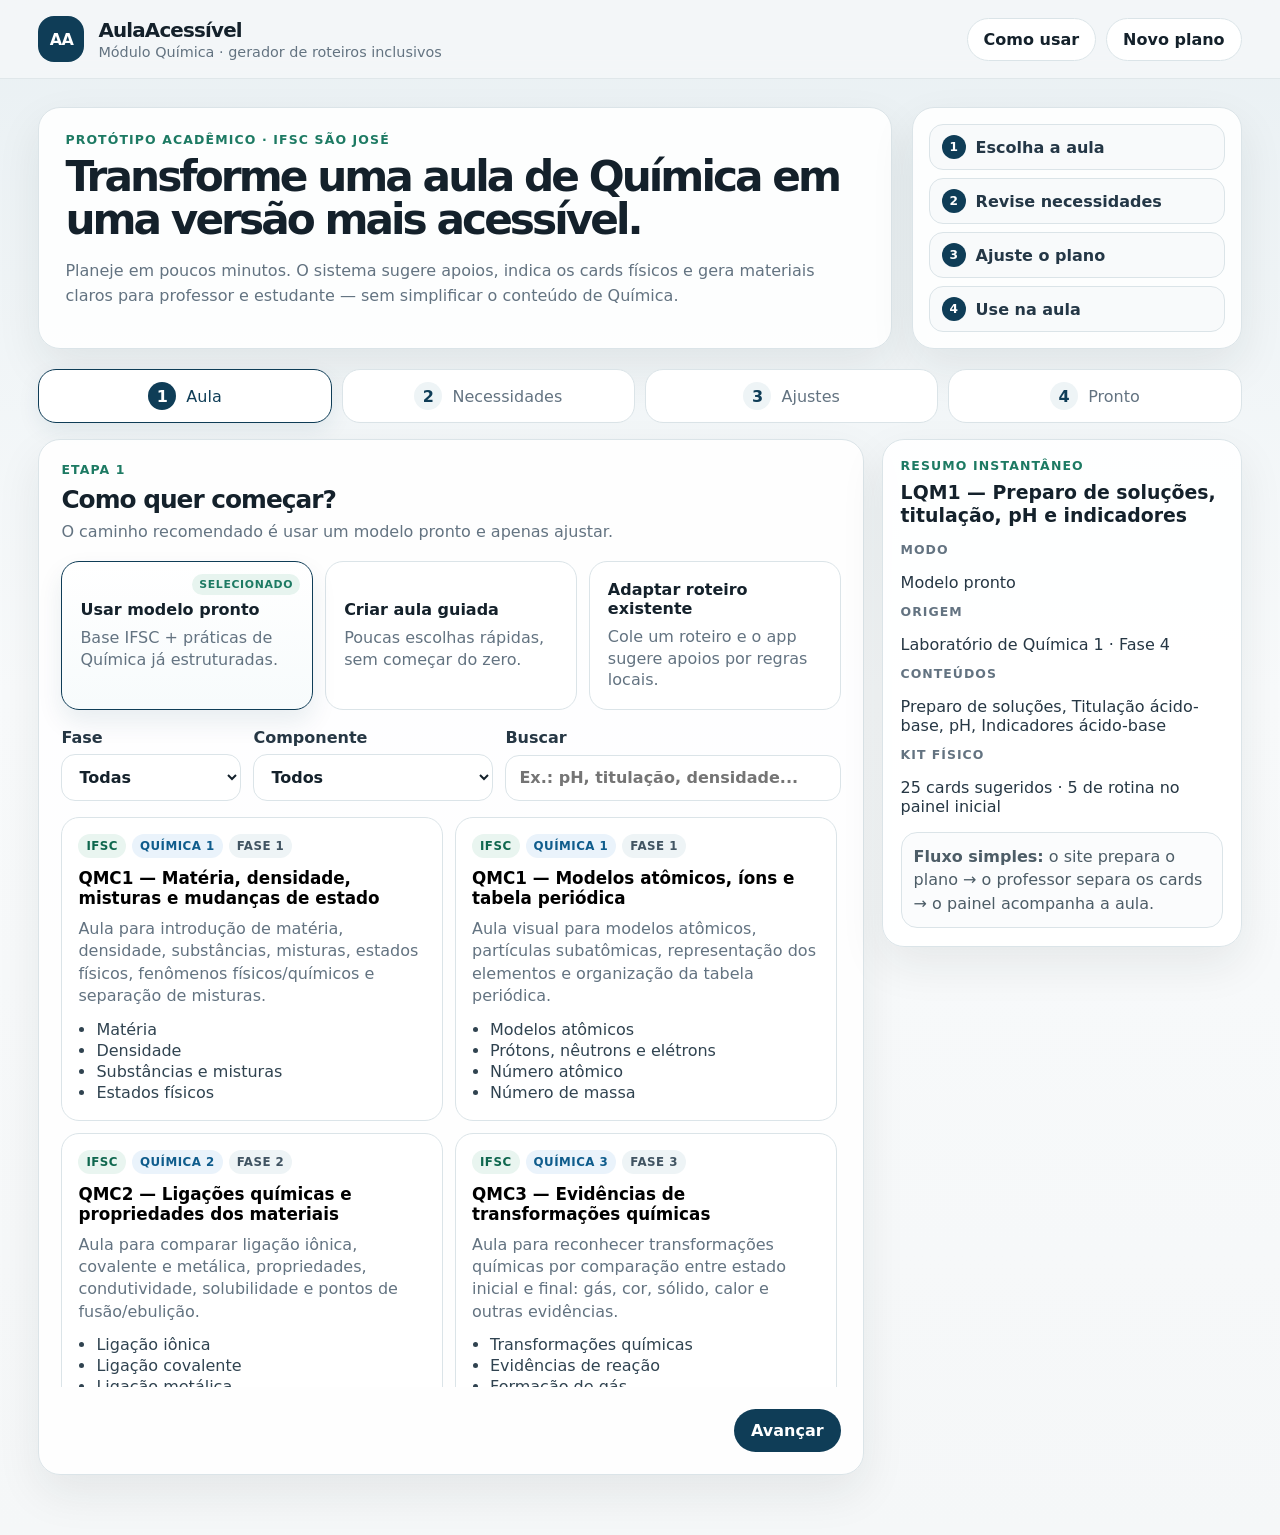
<file: index.html>
<!doctype html>
<html lang="pt-BR">
<head>
  <meta charset="utf-8" />
  <meta name="viewport" content="width=device-width, initial-scale=1" />
  <meta name="theme-color" content="#0f3d57" />
  <title>AulaAcessível — Módulo Química</title>
  <link rel="manifest" href="manifest.json" />
  <link rel="icon" href="assets/icon.svg" type="image/svg+xml" />
  <link rel="stylesheet" href="styles.css" />
</head>
<body>
  <a class="skip-link" href="#app">Pular para o app</a>
  <header class="topbar">
    <div class="brand">
      <div class="brand-mark" aria-hidden="true">AA</div>
      <div>
        <h1>AulaAcessível</h1>
        <p>Módulo Química · gerador de roteiros inclusivos</p>
      </div>
    </div>
    <div class="top-actions">
      <button class="ghost" id="btnHelp" type="button">Como usar</button>
      <button class="ghost" id="btnReset" type="button">Novo plano</button>
    </div>
  </header>

  <main id="app" class="app-shell">
    <section class="hero" aria-labelledby="hero-title">
      <div>
        <p class="eyebrow">Protótipo acadêmico · IFSC São José</p>
        <h2 id="hero-title">Transforme uma aula de Química em uma versão mais acessível.</h2>
        <p class="hero-text">Planeje em poucos minutos. O sistema sugere apoios, indica os cards físicos e gera materiais claros para professor e estudante — sem simplificar o conteúdo de Química.</p>
      </div>
      <div class="hero-card" aria-label="Fluxo do app">
        <span><b>1</b> Escolha a aula</span>
        <span><b>2</b> Revise necessidades</span>
        <span><b>3</b> Ajuste o plano</span>
        <span><b>4</b> Use na aula</span>
      </div>
    </section>

    <nav class="steps" aria-label="Etapas do planejamento">
      <button class="step active" data-step="1" type="button"><b>1</b><span>Aula</span></button>
      <button class="step" data-step="2" type="button"><b>2</b><span>Necessidades</span></button>
      <button class="step" data-step="3" type="button"><b>3</b><span>Ajustes</span></button>
      <button class="step" data-step="4" type="button"><b>4</b><span>Pronto</span></button>
    </nav>

    <div class="workspace">
      <section class="stage-panel" aria-live="polite">
        <div class="stage visible" id="stage1">
          <div class="section-title">
            <div>
              <p class="eyebrow">Etapa 1</p>
              <h3>Como quer começar?</h3>
              <p>O caminho recomendado é usar um modelo pronto e apenas ajustar.</p>
            </div>
          </div>

          <div class="mode-grid" role="tablist" aria-label="Modos de criação">
            <button class="mode-card active" data-mode="model" type="button">
              <strong>Usar modelo pronto</strong>
              <span>Base IFSC + práticas de Química já estruturadas.</span>
            </button>
            <button class="mode-card" data-mode="guided" type="button">
              <strong>Criar aula guiada</strong>
              <span>Poucas escolhas rápidas, sem começar do zero.</span>
            </button>
            <button class="mode-card" data-mode="adapt" type="button">
              <strong>Adaptar roteiro existente</strong>
              <span>Cole um roteiro e o app sugere apoios por regras locais.</span>
            </button>
          </div>

          <div class="mode-panel show" id="mode-model">
            <div class="filters">
              <label>Fase
                <select id="filterPhase">
                  <option value="all">Todas</option>
                  <option value="1">Fase 1</option>
                  <option value="2">Fase 2</option>
                  <option value="3">Fase 3</option>
                  <option value="4">Fase 4</option>
                  <option value="5">Fase 5</option>
                  <option value="6">Fase 6</option>
                </select>
              </label>
              <label>Componente
                <select id="filterComponent">
                  <option value="all">Todos</option>
                </select>
              </label>
              <label>Buscar
                <input id="searchModel" type="search" placeholder="Ex.: pH, titulação, densidade..." />
              </label>
            </div>
            <div class="model-grid" id="modelGrid" aria-label="Modelos prontos"></div>
          </div>

          <div class="mode-panel" id="mode-guided">
            <div class="guided-layout">
              <label class="full">Título da aula
                <input id="guidedTitle" type="text" placeholder="Ex.: Misturas homogêneas e heterogêneas" />
              </label>
              <div>
                <h4>Tipo de aula</h4>
                <div class="chip-box" id="guidedTypes"></div>
              </div>
              <div>
                <h4>Conteúdos</h4>
                <div class="chip-box" id="guidedContents"></div>
              </div>
              <div>
                <h4>O que os alunos farão?</h4>
                <div class="chip-box" id="guidedActions"></div>
              </div>
              <div>
                <h4>Materiais ou fenômenos</h4>
                <div class="chip-box" id="guidedMaterials"></div>
              </div>
            </div>
          </div>

          <div class="mode-panel" id="mode-adapt">
            <label class="full">Cole aqui o roteiro, plano ou ideia da aula
              <textarea id="adaptText" rows="10" placeholder="Ex.: Objetivo: preparar uma solução de NaCl. Materiais: balança, béquer, bastão de vidro, sal, água. Procedimento: pesar, dissolver, transferir para balão volumétrico, completar volume e homogeneizar."></textarea>
            </label>
            <div class="adapt-actions">
              <button class="primary" id="btnAnalyzeText" type="button">Analisar roteiro</button>
              <p>O app procura palavras-chave e monta um rascunho. Não usa internet nem IA externa.</p>
            </div>
          </div>
        </div>

        <div class="stage" id="stage2">
          <div class="section-title">
            <div>
              <p class="eyebrow">Etapa 2</p>
              <h3>O que pode dificultar esta aula?</h3>
              <p>As sugestões já vêm marcadas. Revise somente o que fizer sentido para sua turma.</p>
            </div>
            <button class="ghost" id="btnAutoBarriers" type="button">Recarregar sugestões</button>
          </div>

          <div class="support-level">
            <label>Nível de apoio desejado
              <select id="supportLevel">
                <option value="universal">Universal — para a turma toda</option>
                <option value="moderado">Moderado — turma + alunos com necessidade de apoio</option>
                <option value="intenso">Intenso — mais previsibilidade e comunicação</option>
              </select>
            </label>
          </div>

          <div class="barrier-grid" id="barrierGrid"></div>
        </div>

        <div class="stage" id="stage3">
          <div class="section-title">
            <div>
              <p class="eyebrow">Etapa 3</p>
              <h3>Revise o plano gerado</h3>
              <p>O essencial já está pronto. Abra apenas as partes que quiser modificar.</p>
            </div>
            <button class="primary" id="btnGenerate" type="button">Gerar apoios</button>
          </div>

          <div class="editor-core">
            <label>Título da aula
              <input id="planTitle" type="text" />
            </label>
            <label>Objetivo de aprendizagem
              <input id="planGoal" type="text" />
            </label>
          </div>

          <div class="edit-section featured-edit">
            <div class="edit-head">
              <div>
                <span class="edit-kicker">Principal</span>
                <h4>Trilha visual da aula</h4>
                <p>Uma etapa por linha. O painel físico mostra até 5 cards por vez; os próximos entram conforme a aula avança.</p>
              </div>
            </div>
            <textarea id="editTrail" rows="7"></textarea>
          </div>

          <div class="edit-accordions">
            <details open>
              <summary><span>Segurança e avisos sensoriais</span><small>ajuste se necessário</small></summary>
              <div class="editor-grid compact-editors">
                <label>Segurança <small>uma orientação por linha</small><textarea id="editSafety" rows="6"></textarea></label>
                <label>Avisos sensoriais <small>uma orientação por linha</small><textarea id="editSensory" rows="6"></textarea></label>
              </div>
            </details>
            <details>
              <summary><span>Comunicação e participação</span><small>opções acessíveis</small></summary>
              <label class="detail-field">Comunicação <small>uma opção por linha</small><textarea id="editCommunication" rows="6"></textarea></label>
            </details>
            <details>
              <summary><span>Material do aluno e avaliação</span><small>para impressão</small></summary>
              <div class="editor-grid compact-editors">
                <label>Roteiro do aluno <small>uma ação por linha</small><textarea id="editStudent" rows="7"></textarea></label>
                <label>Avaliação alternativa <small>uma possibilidade por linha</small><textarea id="editAssessment" rows="7"></textarea></label>
              </div>
            </details>
          </div>
        </div>

        <div class="stage" id="stage4">
          <div class="section-title">
            <div>
              <p class="eyebrow">Etapa 4</p>
              <h3>Plano pronto para usar</h3>
              <p>Projete, imprima o material do aluno ou confira exatamente quais cards físicos separar.</p>
            </div>
          </div>

          <div class="use-actions main-use-actions">
            <button class="primary" id="btnProject" type="button">Projetar para a turma</button>
            <button class="student-action" id="btnPrintStudent" type="button">Imprimir roteiro do aluno</button>
            <button class="ghost" id="btnPrint" type="button">Imprimir tela atual</button>
          </div>
          <details class="secondary-actions">
            <summary>Salvar, copiar ou carregar plano</summary>
            <div class="use-actions">
              <button class="ghost" id="btnCopy" type="button">Copiar texto</button>
              <button class="ghost" id="btnExportTxt" type="button">Exportar .txt</button>
              <button class="ghost" id="btnSaveJson" type="button">Salvar .json</button>
              <label class="file-label">Carregar .json
                <input id="loadJson" type="file" accept="application/json" />
              </label>
            </div>
          </details>

          <div class="tabs" role="tablist" aria-label="Saídas do plano">
            <button class="tab active" data-tab="panel" type="button">Visão da aula</button>
            <button class="tab" data-tab="cards" type="button">Kit físico</button>
            <button class="tab" data-tab="student" type="button">Aluno</button>
            <button class="tab" data-tab="teacher" type="button">Professor</button>
            <button class="tab" data-tab="checklist" type="button">Checklist</button>
          </div>

          <article class="output" id="outputArea"></article>
        </div>

        <div class="nav-buttons">
          <button class="ghost" id="btnPrev" type="button">Voltar</button>
          <button class="primary" id="btnNext" type="button">Avançar</button>
        </div>
      </section>

      <aside class="summary-card" aria-label="Resumo do plano">
        <div class="summary-top">
          <p class="eyebrow">Resumo instantâneo</p>
          <strong id="summaryTitle">Nenhuma aula selecionada</strong>
        </div>
        <dl id="summaryList"></dl>
        <div class="mini-note">
          <b>Fluxo simples:</b> o site prepara o plano → o professor separa os cards → o painel acompanha a aula.
        </div>
      </aside>
    </div>
  </main>

  <dialog id="helpDialog" class="help-dialog">
    <div class="dialog-head">
      <h3>Como usar em 2 minutos</h3>
      <button class="icon-btn" id="btnCloseHelp" type="button" aria-label="Fechar">×</button>
    </div>
    <ol class="help-list">
      <li><b>Escolha a aula.</b> Um modelo pronto é o caminho mais rápido.</li>
      <li><b>Revise as necessidades.</b> As sugestões já aparecem selecionadas; altere somente o necessário.</li>
      <li><b>Confira o plano.</b> A trilha, segurança, avisos sensoriais, comunicação e avaliação já vêm organizados.</li>
      <li><b>Use na aula.</b> Separe os cards indicados. Mostre até 5 etapas por vez e substitua as concluídas conforme a aula avança.</li>
    </ol>
    <p class="soft-box"><b>Regra do projeto:</b> o professor não precisa preencher tudo. O sistema deve economizar tempo, reduzir decisões e mostrar somente o necessário.</p>
  </dialog>

  <dialog id="projectDialog" class="project-dialog">
    <div class="project-toolbar">
      <button class="ghost" id="btnPrevStage" type="button">Etapa anterior</button>
      <button class="primary" id="btnNextStage" type="button">Próxima etapa</button>
      <button class="ghost" id="btnCloseProject" type="button">Sair</button>
    </div>
    <div id="projectView" class="project-view"></div>
  </dialog>

  <div class="toast" id="toast" role="status" aria-live="polite"></div>

  <script src="app.js"></script>
</body>
</html>
</file>
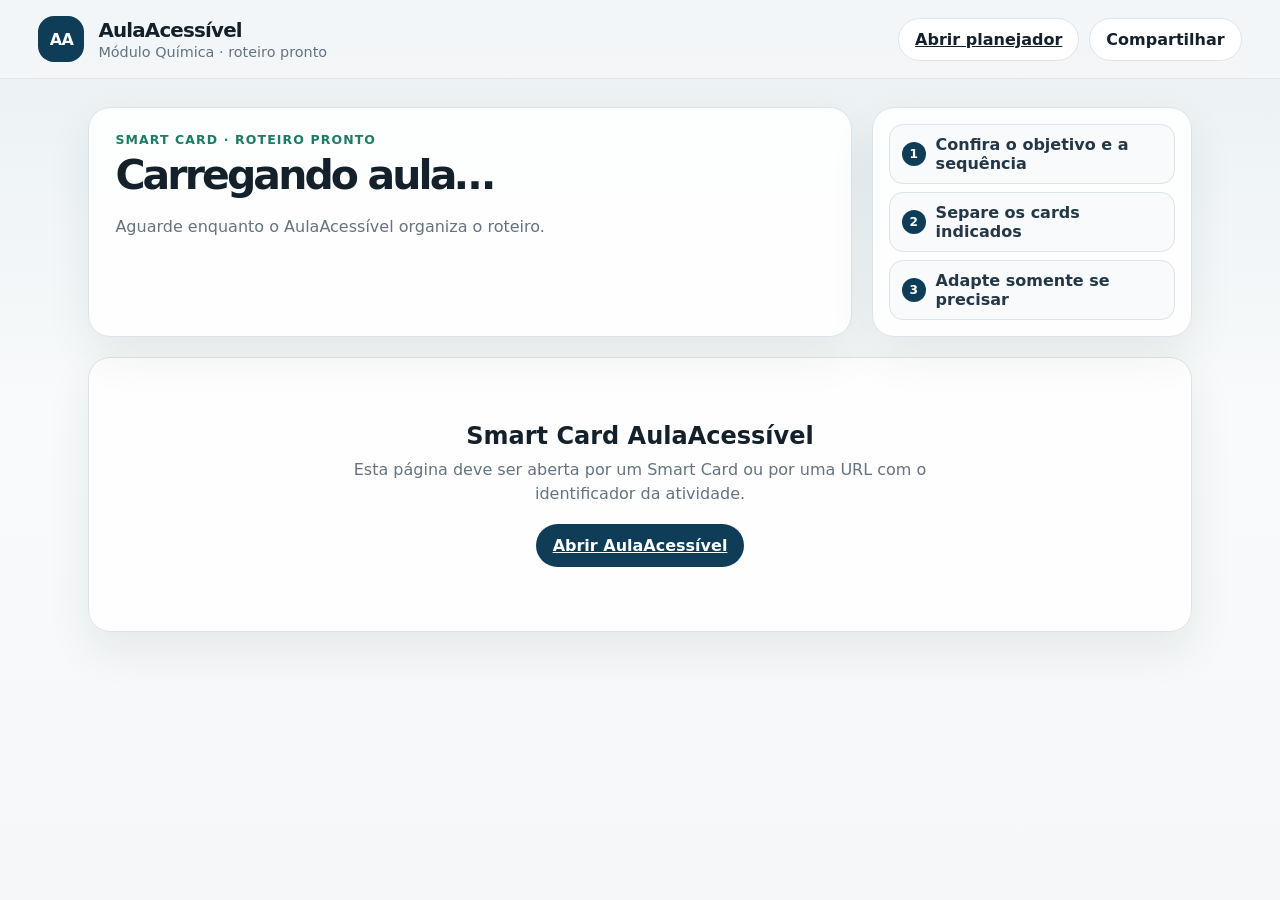
<file: smart.html>
<!doctype html>
<html lang="pt-BR">
<head>
  <meta charset="utf-8" />
  <meta name="viewport" content="width=device-width, initial-scale=1" />
  <meta name="theme-color" content="#0f3d57" />
  <title>AulaAcessível — Roteiro pronto</title>
  <link rel="manifest" href="manifest.json" />
  <link rel="icon" href="assets/icon.svg" type="image/svg+xml" />
  <link rel="stylesheet" href="styles.css" />
  <style>
    /* Complementos exclusivos do Smart Card. A identidade visual vem do mesmo styles.css do app principal. */
    .smart-app{width:min(1180px,100%)}
    .smart-hero{grid-template-columns:minmax(0,1fr) 320px}
    .smart-hero h2{font-size:clamp(1.75rem,3.2vw,2.65rem)}
    .smart-workspace{display:block}
    .smart-stage{min-height:0}
    .smart-actions{display:flex;gap:9px;flex-wrap:wrap;margin-bottom:14px}
    .smart-status{display:inline-flex;align-items:center;gap:7px;background:#e9f5f0;color:#0f674e;border-radius:999px;padding:7px 10px;font-size:.76rem;font-weight:850}
    .smart-status::before{content:'✓';font-weight:950}
    .smart-meta{display:flex;gap:8px;flex-wrap:wrap;margin-top:12px}
    .smart-meta .badge{font-size:.7rem}
    .smart-empty{padding:42px 20px;text-align:center}
    .smart-empty h2{margin:0 0 8px}
    .smart-empty p{color:var(--muted);max-width:650px;margin:0 auto 18px;line-height:1.5}
    .teacher-note{border:1px solid #bcd0da;background:#f2f7f9;border-radius:16px;padding:14px 16px;line-height:1.5;margin:16px 0}
    .smart-materials{margin-top:14px}
    .smart-materials .output-box{border-top:4px solid var(--petrol)}
    .tab:focus-visible{outline:none;box-shadow:var(--focus);border-radius:10px 10px 0 0}
    .smart-toast{position:fixed;left:50%;bottom:22px;transform:translateX(-50%) translateY(20px);background:#14212b;color:#fff;padding:11px 16px;border-radius:999px;font-weight:750;opacity:0;pointer-events:none;transition:.18s ease;z-index:40;box-shadow:0 14px 34px rgba(20,33,43,.2)}
    .smart-toast.show{opacity:1;transform:translateX(-50%) translateY(0)}
    @media(max-width:760px){
      .smart-hero{grid-template-columns:1fr}
      .smart-actions{display:grid;grid-template-columns:1fr}
      .smart-actions .primary,.smart-actions .ghost{width:100%}
      .tabs{overflow-x:auto;flex-wrap:nowrap;padding-bottom:1px}
      .tab{white-space:nowrap}
    }
    @media print{
      .smart-hero,.smart-actions,.smart-status{display:none!important}
      .smart-stage{padding:0!important;border:0!important;box-shadow:none!important}
      .smart-app{padding:0!important}
      .tabs{display:none!important}
      .output{border:0!important;padding:0!important}
    }
  </style>
</head>
<body>
  <a class="skip-link" href="#conteudoPrincipal">Pular para o conteúdo</a>

  <header class="topbar">
    <div class="brand">
      <div class="brand-mark" aria-hidden="true">AA</div>
      <div>
        <h1>AulaAcessível</h1>
        <p>Módulo Química · roteiro pronto</p>
      </div>
    </div>
    <div class="top-actions">
      <a class="ghost" href="index.html">Abrir planejador</a>
      <button class="ghost" id="btnShareTop" type="button">Compartilhar</button>
    </div>
  </header>

  <main id="conteudoPrincipal" class="app-shell smart-app">
    <section class="hero smart-hero" id="smartHero" aria-labelledby="heroTitle">
      <div>
        <p class="eyebrow">Smart Card · roteiro pronto</p>
        <h2 id="heroTitle">Carregando aula…</h2>
        <p class="hero-text" id="heroDescription">Aguarde enquanto o AulaAcessível organiza o roteiro.</p>
        <div class="smart-meta" id="smartMeta"></div>
      </div>
      <div class="hero-card" aria-label="Como usar este roteiro">
        <span><b>1</b> Confira o objetivo e a sequência</span>
        <span><b>2</b> Separe os cards indicados</span>
        <span><b>3</b> Adapte somente se precisar</span>
      </div>
    </section>

    <div class="workspace smart-workspace">
      <section class="stage-panel smart-stage" aria-live="polite">
        <div id="erroArea" class="smart-empty" hidden></div>

        <div id="smartContent">
          <div class="section-title">
            <div>
              <p class="eyebrow">Material pronto para usar</p>
              <h3>Escolha o que precisa agora</h3>
              <p>Veja a aula, confira o kit físico, imprima o roteiro do aluno ou abra as orientações do professor.</p>
            </div>
            <span class="smart-status">Roteiro carregado</span>
          </div>

          <div class="smart-actions">
            <a class="primary" id="btnAdapt" href="index.html">Adaptar esta aula</a>
            <button class="student-action" id="btnPrintStudent" type="button">Imprimir roteiro do aluno</button>
            <button class="ghost" id="btnPrint" type="button">Imprimir tela atual</button>
            <button class="ghost" id="btnShare" type="button">Compartilhar / copiar link</button>
          </div>

          <div class="tabs" role="tablist" aria-label="Saídas do roteiro pronto">
            <button class="tab active" data-tab="panel" type="button" role="tab" aria-selected="true">Visão da aula</button>
            <button class="tab" data-tab="cards" type="button" role="tab" aria-selected="false">Kit físico</button>
            <button class="tab" data-tab="student" type="button" role="tab" aria-selected="false">Aluno</button>
            <button class="tab" data-tab="teacher" type="button" role="tab" aria-selected="false">Professor</button>
            <button class="tab" data-tab="checklist" type="button" role="tab" aria-selected="false">Checklist</button>
          </div>

          <article class="output" id="outputArea"></article>
        </div>
      </section>
    </div>
  </main>

  <div class="smart-toast" id="toast" role="status" aria-live="polite"></div>

  <script>
    const aulas = {
      "seguranca-laboratorio": {
        titulo: "Segurança no Laboratório",
        descricao: "Orientações essenciais para participação segura e organizada em atividades práticas de Química.",
        objetivo: "Reconhecer e aplicar cuidados básicos de segurança em laboratório.",
        materiais: [
          "Óculos de proteção",
          "Jaleco",
          "Luvas, quando necessário",
          "Roteiro da atividade"
        ],
        seguranca: [
          "Usar os EPIs indicados",
          "Não provar substâncias",
          "Não cheirar diretamente os reagentes",
          "Não misturar materiais sem orientação",
          "Manter a bancada organizada"
        ],
        sensorial: [
          "Pode haver cheiros",
          "Pode haver movimentação na bancada",
          "Pode haver ruídos",
          "Pode haver uso de luvas e óculos"
        ],
        etapas: [
          "Ouvir a orientação inicial",
          "Conferir os EPIs",
          "Observar os materiais",
          "Revisar as regras de segurança",
          "Iniciar a atividade somente após orientação"
        ],
        cards: [
          "OUVIR ORIENTAÇÃO",
          "USAR EPI",
          "USAR ÓCULOS",
          "USAR JALECO",
          "NÃO PROVAR",
          "NÃO CHEIRAR DIRETAMENTE",
          "MANTER BANCADA ORGANIZADA"
        ]
      },

      "evidencias-reacoes": {
        titulo: "Evidências de Reações Químicas",
        descricao: "Observação de indícios que podem indicar a ocorrência de uma transformação química.",
        objetivo: "Reconhecer evidências macroscópicas de transformações químicas.",
        materiais: [
          "Reagentes definidos pelo professor",
          "Tubos de ensaio ou béqueres",
          "Roteiro de observação"
        ],
        seguranca: [
          "Não misturar sem autorização",
          "Não provar",
          "Usar os EPIs indicados"
        ],
        sensorial: [
          "Pode haver mudança de cor",
          "Pode haver calor",
          "Pode haver cheiro",
          "Pode haver formação de gás"
        ],
        etapas: [
          "Observar os materiais",
          "Ouvir as orientações",
          "Realizar a mistura orientada",
          "Observar alterações",
          "Comparar resultados",
          "Registrar as evidências"
        ],
        cards: [
          "OUVIR ORIENTAÇÃO",
          "OBSERVAR",
          "MISTURAR",
          "COMPARAR RESULTADOS",
          "REGISTRAR"
        ]
      },

      "preparo-solucoes": {
        titulo: "Preparo de Soluções",
        descricao: "Organização visual e acessível das etapas utilizadas no preparo de uma solução.",
        objetivo: "Preparar uma solução seguindo uma sequência de procedimentos laboratoriais.",
        materiais: [
          "Balança",
          "Espátula",
          "Béquer",
          "Balão volumétrico",
          "Soluto",
          "Solvente"
        ],
        seguranca: [
          "Usar jaleco",
          "Usar óculos",
          "Manipular reagentes com orientação",
          "Manter a bancada organizada"
        ],
        sensorial: [
          "Atividade com líquidos",
          "Pode haver espera",
          "Pode haver movimentação na bancada"
        ],
        etapas: [
          "Ler o roteiro",
          "Conferir os materiais",
          "Medir a quantidade de soluto",
          "Dissolver o soluto",
          "Transferir a solução",
          "Completar o volume",
          "Homogeneizar",
          "Registrar"
        ],
        cards: [
          "LER ROTEIRO",
          "VER MATERIAIS",
          "USAR EPI",
          "MEDIR",
          "MISTURAR",
          "REGISTRAR"
        ]
      },


      "titulacao-acido-base": {
        titulo: "Titulação Ácido-Base",
        descricao: "Atividade prática de análise de uma solução por meio de titulação ácido-base.",
        objetivo: "Acompanhar uma titulação reconhecendo suas etapas e o ponto final.",
        materiais: [
          "Bureta",
          "Erlenmeyer",
          "Soluções utilizadas na titulação",
          "Indicador"
        ],
        seguranca: [
          "Usar jaleco",
          "Usar óculos",
          "Manipular soluções com orientação",
          "Cuidado com vidrarias"
        ],
        sensorial: [
          "Atividade com líquidos",
          "Pode haver espera",
          "Pode haver mudança de cor"
        ],
        etapas: [
          "Ler o roteiro",
          "Montar os materiais",
          "Preparar a amostra",
          "Adicionar o titulante gradualmente",
          "Observar a mudança de cor",
          "Registrar o volume utilizado",
          "Organizar a bancada"
        ],
        cards: [
          "LER ROTEIRO",
          "VER MATERIAIS",
          "USAR EPI",
          "MANIPULAR COM ORIENTAÇÃO",
          "OBSERVAR",
          "MEDIR",
          "REGISTRAR"
        ]
      },

      "eletroquimica": {
        titulo: "Eletroquímica e Corrosão",
        descricao: "Atividade para observar processos eletroquímicos e fenômenos relacionados à corrosão.",
        objetivo: "Relacionar processos de oxidação e redução a fenômenos observáveis.",
        materiais: [
          "Eletrodos",
          "Soluções eletrolíticas",
          "Cabos ou dispositivos de medição",
          "Materiais metálicos"
        ],
        seguranca: [
          "Usar os EPIs indicados",
          "Não tocar soluções sem orientação",
          "Descartar corretamente os materiais"
        ],
        sensorial: [
          "Atividade com líquidos",
          "Pode haver movimentação na bancada",
          "Pode haver espera"
        ],
        etapas: [
          "Observar os materiais",
          "Montar o sistema",
          "Realizar as conexões",
          "Observar o fenômeno",
          "Comparar resultados",
          "Registrar"
        ],
        cards: [
          "VER MATERIAIS",
          "MANIPULAR COM ORIENTAÇÃO",
          "OBSERVAR",
          "AGUARDAR",
          "COMPARAR RESULTADOS",
          "REGISTRAR"
        ]
      }
    };

Object.assign(aulas, {

  "modelos-atomicos": {
    titulo: "Modelos Atômicos e Tabela Periódica",
    descricao: "Aula visual para compreender modelos atômicos, partículas subatômicas e organização da tabela periódica.",
    objetivo: "Reconhecer diferentes representações do átomo e localizar informações básicas na tabela periódica.",
    materiais: [
      "Tabela periódica",
      "Quadro ou projetor",
      "Modelos ou representações de átomos",
      "Cartões de elementos, se disponíveis"
    ],
    seguranca: [
      "Sem manipulação química nesta proposta",
      "Manter os materiais organizados"
    ],
    sensorial: [
      "Pode haver uso de projetor",
      "Pode haver muitas informações visuais",
      "Pode haver atividade com cartões ou modelos"
    ],
    etapas: [
      "Acompanhar a explicação",
      "Observar um modelo atômico",
      "Identificar partículas",
      "Localizar elementos na tabela periódica",
      "Analisar exemplos",
      "Registrar informações",
      "Concluir"
    ],
    cards: [
      "ACOMPANHAR EXPLICAÇÃO",
      "OBSERVAR",
      "ANALISAR EXEMPLO",
      "REGISTRAR",
      "RESPONDER PERGUNTAS",
      "CONCLUIR"
    ]
  },

  "ligacoes-quimicas": {
    titulo: "Ligações Químicas e Propriedades",
    descricao: "Aula para comparar ligações iônicas, covalentes e metálicas e relacioná-las às propriedades dos materiais.",
    objetivo: "Relacionar tipos de ligação química às propriedades observadas em diferentes substâncias.",
    materiais: [
      "Quadro ou projetor",
      "Modelos moleculares",
      "Tabela periódica",
      "Exemplos de materiais"
    ],
    seguranca: [
      "Sem manipulação química obrigatória nesta proposta",
      "Manter os materiais organizados"
    ],
    sensorial: [
      "Pode haver muitas representações visuais",
      "Pode haver trabalho em grupo",
      "Pode haver manipulação de modelos"
    ],
    etapas: [
      "Acompanhar a explicação",
      "Observar exemplos",
      "Comparar tipos de ligação",
      "Relacionar ligação e propriedade",
      "Responder perguntas",
      "Registrar",
      "Concluir"
    ],
    cards: [
      "ACOMPANHAR EXPLICAÇÃO",
      "ANALISAR EXEMPLO",
      "COMPARAR RESULTADOS",
      "RESPONDER PERGUNTAS",
      "REGISTRAR",
      "CONCLUIR"
    ]
  },

  "estequiometria": {
    titulo: "Equações, Balanceamento e Estequiometria",
    descricao: "Aula guiada para organizar e resolver equações químicas e cálculos estequiométricos em etapas.",
    objetivo: "Resolver problemas estequiométricos utilizando uma sequência organizada de raciocínio.",
    materiais: [
      "Tabela periódica",
      "Calculadora",
      "Quadro",
      "Lista de exercícios"
    ],
    seguranca: [
      "Sem manipulação química nesta proposta"
    ],
    sensorial: [
      "Atividade predominantemente escrita",
      "Pode haver uso de calculadora",
      "Pode haver muitas informações no quadro"
    ],
    etapas: [
      "Ler o enunciado",
      "Identificar reagentes e produtos",
      "Balancear a equação",
      "Organizar os dados",
      "Analisar um exemplo",
      "Resolver o exercício",
      "Revisar a resposta"
    ],
    cards: [
      "LER ENUNCIADO",
      "ANALISAR EXEMPLO",
      "USAR CALCULADORA",
      "RESOLVER EXERCÍCIO",
      "REVISAR RESPOSTA"
    ]
  },

  "acidos-bases": {
    titulo: "Ácidos, Bases e Neutralização",
    descricao: "Aula para reconhecer ácidos e bases e compreender processos de neutralização.",
    objetivo: "Diferenciar ácidos e bases e relacionar esses conceitos às reações de neutralização.",
    materiais: [
      "Quadro ou projetor",
      "Tabela ou escala de pH",
      "Exemplos de substâncias do cotidiano"
    ],
    seguranca: [
      "Não provar substâncias em atividades demonstrativas",
      "Seguir as orientações do professor"
    ],
    sensorial: [
      "Pode haver mudança de cor em demonstrações",
      "Pode haver atividade com líquidos",
      "Pode haver uso de projetor"
    ],
    etapas: [
      "Acompanhar a explicação",
      "Observar exemplos",
      "Comparar ácidos e bases",
      "Analisar uma neutralização",
      "Registrar",
      "Responder perguntas",
      "Concluir"
    ],
    cards: [
      "ACOMPANHAR EXPLICAÇÃO",
      "OBSERVAR",
      "ANALISAR EXEMPLO",
      "COMPARAR RESULTADOS",
      "REGISTRAR",
      "CONCLUIR"
    ]
  },

  "equilibrio-ph": {
    titulo: "Equilíbrio, pH e Indicadores",
    descricao: "Aula para compreender equilíbrio químico, escala de pH e comportamento de indicadores ácido-base.",
    objetivo: "Relacionar equilíbrio químico, pH e indicadores a situações químicas observáveis.",
    materiais: [
      "Quadro ou projetor",
      "Escala de pH",
      "Tabela de cores de indicadores",
      "Exemplos ou amostras, quando utilizados"
    ],
    seguranca: [
      "Não provar amostras",
      "Não cheirar diretamente",
      "Usar EPI quando houver atividade prática"
    ],
    sensorial: [
      "Pode haver mudança de cor",
      "Pode haver atividade com líquidos",
      "Pode haver muitas informações visuais"
    ],
    etapas: [
      "Acompanhar a explicação",
      "Analisar exemplos",
      "Interpretar a escala de pH",
      "Observar indicadores",
      "Comparar resultados",
      "Registrar",
      "Concluir"
    ],
    cards: [
      "ACOMPANHAR EXPLICAÇÃO",
      "ANALISAR EXEMPLO",
      "OBSERVAR",
      "COMPARAR RESULTADOS",
      "REGISTRAR",
      "CONCLUIR"
    ]
  },

  "funcoes-organicas": {
    titulo: "Funções Orgânicas",
    descricao: "Aula visual para reconhecer grupos funcionais e diferentes representações de compostos orgânicos.",
    objetivo: "Identificar e comparar funções orgânicas a partir de estruturas e exemplos do cotidiano.",
    materiais: [
      "Quadro ou projetor",
      "Modelos moleculares",
      "Cartões de funções orgânicas",
      "Estruturas químicas"
    ],
    seguranca: [
      "Sem manipulação química nesta proposta",
      "Manter os materiais organizados"
    ],
    sensorial: [
      "Pode haver muitas representações visuais",
      "Pode haver manipulação de modelos",
      "Pode haver trabalho em grupo"
    ],
    etapas: [
      "Acompanhar a explicação",
      "Observar estruturas",
      "Identificar grupos funcionais",
      "Comparar exemplos",
      "Classificar estruturas",
      "Registrar",
      "Concluir"
    ],
    cards: [
      "ACOMPANHAR EXPLICAÇÃO",
      "OBSERVAR",
      "ANALISAR EXEMPLO",
      "COMPARAR RESULTADOS",
      "REGISTRAR",
      "CONCLUIR"
    ]
  },

  "densidade-filtracao": {
    titulo: "Densidade e Filtração",
    descricao: "Atividade prática para observar propriedades dos materiais e realizar uma separação por filtração.",
    objetivo: "Relacionar densidade e técnicas de separação de misturas a observações experimentais.",
    materiais: [
      "Béqueres",
      "Água",
      "Mistura preparada",
      "Funil",
      "Papel-filtro",
      "Proveta ou balança, quando necessário"
    ],
    seguranca: [
      "Usar EPI quando indicado",
      "Cuidado com vidrarias",
      "Não provar os materiais",
      "Descartar no local indicado"
    ],
    sensorial: [
      "Atividade com líquidos",
      "Pode haver espera",
      "Pode haver movimento na bancada",
      "Pode haver contato com materiais"
    ],
    etapas: [
      "Ler o roteiro",
      "Observar os materiais",
      "Medir quando necessário",
      "Montar a filtração",
      "Aguardar",
      "Observar o resultado",
      "Comparar",
      "Registrar"
    ],
    cards: [
      "LER ROTEIRO",
      "VER MATERIAIS",
      "MEDIR",
      "MANIPULAR COM ORIENTAÇÃO",
      "AGUARDAR",
      "OBSERVAR",
      "REGISTRAR"
    ]
  }

});

    const params = new URLSearchParams(window.location.search);
    const id = params.get('id');
    const aula = aulas[id];

    const modeloDoApp = {
      'modelos-atomicos': 'qmc1-atomos-tabela',
      'ligacoes-quimicas': 'qmc2-ligacoes',
      'estequiometria': 'qmc3-estequiometria',
      'acidos-bases': 'qmc3-acidos-bases',
      'equilibrio-ph': 'qmc5-equilibrio-ph',
      'funcoes-organicas': 'qmc6-organica-funcoes',
      'seguranca-laboratorio': 'lqm1-seguranca-vidrarias',
      'densidade-filtracao': 'lqm1-densidade-filtracao',
      'evidencias-reacoes': 'qmc3-evidencias-reacoes',
      'preparo-solucoes': 'lqm1-solucoes-titulacao-ph',
      'titulacao-acido-base': 'lqm1-solucoes-titulacao-ph',
      'eletroquimica': 'qmc5-eletro-corrosao'
    };

    const CARD_BANK = {
      rotina: [
        'Ouvir orientação','Ler roteiro','Ver materiais','Usar EPI','Observar','Manipular com orientação',
        'Medir','Misturar','Aquecer','Aguardar','Comparar resultados','Registrar','Responder perguntas','Descartar',
        'Limpar bancada','Guardar materiais','Concluir','Acompanhar explicação','Analisar exemplo','Ler enunciado',
        'Resolver exercício','Usar tabela / gráfico','Usar calculadora','Revisar resposta'
      ],
      seguranca: [
        'Usar óculos','Usar luvas','Usar jaleco','Não provar','Não cheirar diretamente','Não misturar sem autorização',
        'Cuidado com vidro','Cuidado com calor','Descartar no local indicado','Manter bancada organizada','Chamar o professor',
        'Lavar as mãos','Não correr','Prender o cabelo'
      ],
      sensorial: [
        'Pode ter cheiro','Pode ter barulho','Pode ter luz forte','Pode ter calor','Pode ter frio','Atividade com líquidos',
        'Pode haver espera','Pode haver trabalho em grupo','Pode haver movimento na bancada','Pausa combinada',
        'Pode ter contato tátil','Pode ter mudança de cor'
      ],
      comunicacao: [
        'Preciso de ajuda','Pode repetir?','Preciso de mais tempo','Preciso de pausa','Estou desconfortável','Não entendi',
        'Pode conferir?','Quero observar de novo','Posso tentar de novo?','Prefiro registrar por escrito','Posso fazer em dupla?',
        'Posso ver um exemplo?'
      ]
    };

    const CARD_NUMBERING = {
      rotina: CARD_BANK.rotina.map((_,i)=>i+1),
      seguranca: CARD_BANK.seguranca.map((_,i)=>i+1),
      sensorial: [1,2,3,4,5,6,9,10,11,12,13,14],
      comunicacao: CARD_BANK.comunicacao.map((_,i)=>i+1)
    };

    const CARD_PREFIX = {rotina:'R', seguranca:'S', sensorial:'SN', comunicacao:'C'};
    const COMUNICACAO_PADRAO = CARD_BANK.comunicacao.slice(0,6);
    let activeTab = 'panel';

    const normalizeText = (value='') => value
      .normalize('NFD').replace(/[\u0300-\u036f]/g,'')
      .toLowerCase().replace(/[^a-z0-9]+/g,' ').trim();

    const escapeHtml = (value='') => String(value)
      .replace(/&/g,'&amp;').replace(/</g,'&lt;').replace(/>/g,'&gt;')
      .replace(/"/g,'&quot;').replace(/'/g,'&#039;');

    const unique = arr => [...new Set((arr || []).filter(Boolean))];

    function findExactCard(category, text){
      const normalized = normalizeText(text);
      return CARD_BANK[category].find(item => normalizeText(item) === normalized) || null;
    }

    function mapSafety(text){
      const x = normalizeText(text);
      const rules = [
        [/oculos/, 'Usar óculos'], [/luvas/, 'Usar luvas'], [/jaleco/, 'Usar jaleco'],
        [/nao provar|não provar|provar subst/, 'Não provar'], [/nao cheirar|não cheirar|cheirar diretamente/, 'Não cheirar diretamente'],
        [/nao misturar|não misturar|misturar sem/, 'Não misturar sem autorização'], [/vidraria|vidro/, 'Cuidado com vidro'],
        [/calor|aquec/, 'Cuidado com calor'], [/descart/, 'Descartar no local indicado'],
        [/bancada organizada|manter a bancada/, 'Manter bancada organizada'], [/lavar as maos|lavar mãos/, 'Lavar as mãos'],
        [/nao correr|não correr/, 'Não correr'], [/prender o cabelo|cabelo preso/, 'Prender o cabelo']
      ];
      return (rules.find(([re])=>re.test(x)) || [null,null])[1];
    }

    function mapSensory(text){
      const x = normalizeText(text);
      const rules = [
        [/cheiro/, 'Pode ter cheiro'], [/barulho|ruido/, 'Pode ter barulho'], [/luz|projetor|tela/, 'Pode ter luz forte'],
        [/calor/, 'Pode ter calor'], [/frio/, 'Pode ter frio'], [/liquido/, 'Atividade com líquidos'],
        [/espera/, 'Pode haver espera'], [/trabalho em grupo/, 'Pode haver trabalho em grupo'],
        [/movimentacao|movimento na bancada/, 'Pode haver movimento na bancada'], [/contato tatil|contato com materiais|manipulacao de modelos/, 'Pode ter contato tátil'],
        [/mudanca de cor|mudança de cor/, 'Pode ter mudança de cor']
      ];
      return (rules.find(([re])=>re.test(x)) || [null,null])[1];
    }

    function cardCode(category, name){
      const idx = CARD_BANK[category].findIndex(item => normalizeText(item) === normalizeText(name));
      if(idx < 0) return '—';
      const n = CARD_NUMBERING[category][idx];
      return `${CARD_PREFIX[category]}${String(n).padStart(2,'0')}`;
    }

    function collectCards(){
      const result = {rotina:[], seguranca:[], sensorial:[], comunicacao:COMUNICACAO_PADRAO.slice()};
      (aula.cards || []).forEach(raw => {
        for(const category of ['rotina','seguranca','sensorial','comunicacao']){
          const exact = findExactCard(category, raw);
          if(exact){ result[category].push(exact); return; }
        }
      });
      (aula.seguranca || []).forEach(item => { const mapped = mapSafety(item); if(mapped) result.seguranca.push(mapped); });
      (aula.sensorial || []).forEach(item => { const mapped = mapSensory(item); if(mapped) result.sensorial.push(mapped); });
      return Object.fromEntries(Object.entries(result).map(([k,v])=>[k,unique(v)]));
    }

    function listHtml(items){
      return `<ul>${(items || []).map(item=>`<li>${escapeHtml(item)}</li>`).join('')}</ul>`;
    }

    function checklistHtml(items){
      return `<ul class="check-list">${items.map(item=>`<li>☐ ${escapeHtml(item)}</li>`).join('')}</ul>`;
    }

    function cardListHtml(category, items){
      if(!(items || []).length) return '<p class="empty-note">Nenhum card desta categoria foi indicado.</p>';
      return `<ul class="coded-card-list">${items.map(name=>`<li><span class="card-code">${cardCode(category,name)}</span><span>${escapeHtml(name)}</span></li>`).join('')}</ul>`;
    }

    function cardPillsHtml(category, items){
      if(!(items || []).length) return '<span class="empty-note">nenhum</span>';
      return `<div class="card-pills">${items.map(name=>`<span class="card-pill"><b>${cardCode(category,name)}</b>${escapeHtml(name)}</span>`).join('')}</div>`;
    }

    function timelineHtml(items){
      const visible = (items || []).slice(0,5);
      const remainder = Math.max(0,(items || []).length-visible.length);
      const meta = remainder ? `<p class="timeline-meta">Mostrando 5 de ${items.length} etapas. As próximas entram conforme a aula avança.</p>` : '';
      return `${meta}<div class="timeline">${visible.map((item,i)=>`<div class="timeline-step ${i===0?'current':''}">${i===0?'<span class="marker">AGORA</span>':''}<span class="label">Etapa ${i+1}</span>${escapeHtml(item)}</div>`).join('')}</div>`;
    }

    function studentIconSvg(text){
      const x = normalizeText(text);
      if(/ouvir|explicacao|orientacao/.test(x)) return '<svg viewBox="0 0 24 24" aria-hidden="true"><path d="M4 10v4h4l5 4V6L8 10H4z"/><path d="M16 9c1.3 1.7 1.3 4.3 0 6M18.5 6.5c2.8 3 2.8 8 0 11"/></svg>';
      if(/ler|roteiro|enunciado/.test(x)) return '<svg viewBox="0 0 24 24" aria-hidden="true"><path d="M6 3h9l3 3v15H6z"/><path d="M9 10h6M9 14h6M9 18h4"/></svg>';
      if(/\b(?:observar|ver|comparar|identificar|localizar)\b/.test(x)) return '<svg viewBox="0 0 24 24" aria-hidden="true"><path d="M2.5 12s3.5-6 9.5-6 9.5 6 9.5 6-3.5 6-9.5 6-9.5-6-9.5-6z"/><circle cx="12" cy="12" r="2.5"/></svg>';
      if(/medir|pesar|massa|volume/.test(x)) return '<svg viewBox="0 0 24 24" aria-hidden="true"><path d="M5 19L19 5l2 2L7 21z"/><path d="M9 17l-2-2M12 14l-2-2M15 11l-2-2"/></svg>';
      if(/mistur|manipul|aquecer|material|epi|montar|transferir|adicionar|dissolver|homogeneizar/.test(x)) return '<svg viewBox="0 0 24 24" aria-hidden="true"><path d="M9 3h6M10 3v5l-5 9a3 3 0 0 0 2.6 4.5h8.8A3 3 0 0 0 19 17l-5-9V3"/><path d="M7.5 16h9"/></svg>';
      if(/calcul|resolver|exercicio|balancear|equacao/.test(x)) return '<svg viewBox="0 0 24 24" aria-hidden="true"><rect x="5" y="3" width="14" height="18" rx="2"/><path d="M8 7h8M8 11h2M14 11h2M8 15h2M14 15h2M8 18h2M14 18h2"/></svg>';
      if(/registrar|anotar|responder|concluir/.test(x)) return '<svg viewBox="0 0 24 24" aria-hidden="true"><path d="M4 20l4-1 10-10-3-3L5 16z"/><path d="M14 7l3 3"/></svg>';
      return '<svg viewBox="0 0 24 24" aria-hidden="true"><circle cx="12" cy="12" r="8"/><path d="M8.5 12l2.3 2.3 4.8-5"/></svg>';
    }

    function renderPanel(){
      const communication = COMUNICACAO_PADRAO.slice(0,5);
      return `<div class="output-intro"><div><span class="output-kicker">Visão da aula</span><h2>${escapeHtml(aula.titulo)}</h2><p><b>Objetivo:</b> ${escapeHtml(aula.objetivo)}</p></div><span class="auto-save">Roteiro pronto</span></div>
        <h3>Trilha visual</h3>${timelineHtml(aula.etapas)}
        <div class="output-grid category-grid">
          <div class="output-box safety-box"><h4>Segurança</h4>${listHtml((aula.seguranca||[]).slice(0,5))}</div>
          <div class="output-box sensory-box"><h4>Avisos sensoriais</h4>${listHtml((aula.sensorial||[]).slice(0,5))}</div>
          <div class="output-box communication-box"><h4>Comunicação disponível</h4>${listHtml(communication)}</div>
          <div class="output-box"><h4>Materiais</h4>${listHtml((aula.materiais||[]).slice(0,7))}</div>
        </div>
        <p class="source-note"><b>Smart Card:</b> este roteiro funciona como ponto de partida e pode ser adaptado no planejador conforme a turma e a atividade.</p>`;
    }

    function renderCards(){
      const c = collectCards();
      const initial = c.rotina.slice(0,5);
      const queue = c.rotina.slice(5);
      return `<div class="output-intro"><div><span class="output-kicker">Kit físico</span><h2>Cards para separar</h2><p>Use os códigos para localizar cada card rapidamente. O painel principal mostra no máximo 5 etapas de rotina por vez.</p></div></div>
        <div class="physical-rule"><b>Como montar:</b> coloque os primeiros cards de rotina no painel. Guarde os demais em “PRÓXIMOS CARDS” e substitua os concluídos conforme a aula avança.</div>
        <h3>Painel inicial</h3>${cardPillsHtml('rotina',initial)}
        ${queue.length?`<h3>Próximos cards</h3>${cardPillsHtml('rotina',queue)}`:''}
        <div class="output-grid kit-grid">
          <div class="output-box safety-box"><h4>Segurança</h4>${cardListHtml('seguranca',c.seguranca)}</div>
          <div class="output-box sensory-box"><h4>Avisos sensoriais</h4>${cardListHtml('sensorial',c.sensorial)}</div>
          <div class="output-box communication-box"><h4>Comunicação — perto dos estudantes</h4>${cardListHtml('comunicacao',c.comunicacao)}<p class="box-note">Estes cards não precisam ocupar o painel principal.</p></div>
          <div class="output-box marker-box"><h4>Marcadores</h4><ul class="coded-card-list"><li><span class="card-code neutral">M01</span><span>AGORA</span></li><li><span class="card-code neutral">M02</span><span>PAUSA</span></li><li><span class="card-code neutral">M03</span><span>FIM</span></li></ul></div>
        </div>
        <div class="panel-title-note"><b>AULA DE HOJE:</b> escreva o tema na área apagável do painel: <span>${escapeHtml(aula.titulo)}</span></div>
        <p class="source-note"><b>Legenda:</b> R = Rotina · S = Segurança · SN = Sensorial · C = Comunicação.</p>`;
    }

    function studentSafetyItems(items){
      const filtered=(items||[]).filter(item=>!/sem manipulacao quimica/.test(normalizeText(item)));
      return filtered.length ? filtered.slice(0,3) : ['Organize seus materiais e acompanhe as orientações da aula.'];
    }

    function renderStudent(){
      const steps=(aula.etapas||[]).slice(0,9);
      const communication=COMUNICACAO_PADRAO.slice(0,4);
      const safety=studentSafetyItems(aula.seguranca);
      const sensory=(aula.sensorial||[]).slice(0,3);
      return `<section class="student-sheet"><header class="student-header"><div><span class="student-brand">AulaAcessível · Química</span><h2>${escapeHtml(aula.titulo)}</h2><p class="student-goal"><b>Hoje eu vou:</b> ${escapeHtml(aula.objetivo)}</p></div><div class="student-name">Nome: __________________________</div></header>
        <h3>Minha sequência</h3><ol class="student-steps">${steps.map((x,i)=>`<li><span class="step-icon">${studentIconSvg(x)}</span><span><small>Etapa ${i+1}</small>${escapeHtml(x)}</span><span class="step-check">□</span></li>`).join('')}</ol>
        <div class="student-info-grid"><div class="student-info safety-mini"><h4>Antes de começar</h4>${listHtml(safety)}</div><div class="student-info sensory-mini"><h4>Posso encontrar</h4>${listHtml(sensory)}</div><div class="student-info communication-mini"><h4>Se eu precisar</h4>${listHtml(communication)}</div></div>
        <div class="student-record"><div class="student-record-print-header"><span class="student-brand">AulaAcessível · Química</span><h2>${escapeHtml(aula.titulo)} — registro</h2><div class="student-name">Nome: __________________________</div></div><h3>Meu registro final</h3><p><b>O que observei ou aprendi?</b></p><div class="writing-lines"></div><p><b>Uma ideia importante desta aula:</b></p><div class="writing-lines short"></div></div></section>`;
    }

    function renderTeacher(){
      return `<div class="output-intro"><div><span class="output-kicker">Professor</span><h2>${escapeHtml(aula.titulo)}</h2><p>${escapeHtml(aula.descricao)}</p></div></div>
        <div class="teacher-note"><b>Uso rápido:</b> apresente a trilha, mostre até 5 etapas por vez e substitua os cards concluídos pelos próximos. Segurança e avisos sensoriais ficam visíveis; comunicação deve permanecer próxima dos estudantes.</div>
        <div class="output-grid">
          <div class="output-box"><h4>Antes da aula</h4>${listHtml(['Revise objetivo, materiais e riscos da atividade','Separe os cards indicados no Kit físico','Monte no painel somente as primeiras etapas','Escreva o tema na área “AULA DE HOJE”'])}</div>
          <div class="output-box"><h4>Durante a aula</h4>${listHtml(['Apresente brevemente a sequência','Mova o marcador AGORA conforme a aula avança','Substitua cards concluídos se houver mais de 5 etapas','Mantenha alternativas de comunicação acessíveis'])}</div>
          <div class="output-box"><h4>Materiais</h4>${listHtml(aula.materiais||[])}</div>
          <div class="output-box"><h4>Objetivo</h4><p>${escapeHtml(aula.objetivo)}</p></div>
        </div>
        <h3>Sequência sugerida</h3>${listHtml(aula.etapas||[])}
        <p class="source-note"><b>Importante:</b> revise sempre os riscos específicos, EPIs, descarte e necessidades reais da turma antes da aplicação.</p>`;
    }

    function renderChecklist(){
      return `<h2>Checklist rápido</h2><div class="output-grid">
        <div class="output-box"><h4>Antes da aula</h4>${checklistHtml(['Roteiro revisado','Cards separados','Materiais conferidos','Painel montado com até 5 etapas','Pausa e apoios combinados quando necessários'])}</div>
        <div class="output-box"><h4>Durante a aula</h4>${checklistHtml(['Apresentei a trilha','Mostrei cuidados de segurança','Avisei estímulos sensoriais','Movi o marcador AGORA','Permiti comunicação alternativa','Substituí cards sem poluir o painel'])}</div>
        <div class="output-box"><h4>Depois da aula</h4>${checklistHtml(['Limpeza e descarte orientados','Registro final concluído','Cards recolhidos e organizados','Apoios avaliados para a próxima aula'])}</div>
        <div class="output-box"><h4>Lembrete</h4><p>O recurso organiza o acesso à atividade; ele não reduz a complexidade do conteúdo de Química.</p></div>
      </div>`;
    }

    const renderers = {panel:renderPanel,cards:renderCards,student:renderStudent,teacher:renderTeacher,checklist:renderChecklist};

    function setTab(tab){
      activeTab = tab;
      document.querySelectorAll('.tab').forEach(btn=>{
        const active = btn.dataset.tab === tab;
        btn.classList.toggle('active',active);
        btn.setAttribute('aria-selected',String(active));
      });
      document.getElementById('outputArea').innerHTML = renderers[tab]();
      document.getElementById('outputArea').focus?.();
    }

    function showToast(message){
      const toast=document.getElementById('toast');
      toast.textContent=message;
      toast.classList.add('show');
      clearTimeout(showToast.timer);
      showToast.timer=setTimeout(()=>toast.classList.remove('show'),2200);
    }

    async function shareCurrent(){
      const data={title:`AulaAcessível — ${aula.titulo}`,text:`Roteiro pronto: ${aula.titulo}`,url:window.location.href};
      if(navigator.share){
        try{ await navigator.share(data); return; }catch(error){ if(error.name==='AbortError') return; }
      }
      try{ await navigator.clipboard.writeText(window.location.href); showToast('Link copiado.'); }
      catch(error){ window.prompt('Copie o link da aula:',window.location.href); }
    }

    function printStudent(){
      const previous=activeTab;
      setTab('student');
      requestAnimationFrame(()=>{
        window.print();
        setTimeout(()=>setTab(previous),150);
      });
    }

    function init(){
      if(!id || !aula){
        document.getElementById('smartHero').hidden=true;
        document.getElementById('smartContent').hidden=true;
        const error=document.getElementById('erroArea');
        error.hidden=false;
        error.innerHTML = !id
          ? `<h2>Smart Card AulaAcessível</h2><p>Esta página deve ser aberta por um Smart Card ou por uma URL com o identificador da atividade.</p><a class="primary" href="index.html">Abrir AulaAcessível</a>`
          : `<h2>Conteúdo não encontrado</h2><p>O identificador <b>${escapeHtml(id)}</b> ainda não possui um roteiro cadastrado.</p><a class="primary" href="index.html">Abrir AulaAcessível</a>`;
        return;
      }

      document.title=`AulaAcessível — ${aula.titulo}`;
      document.getElementById('heroTitle').textContent=aula.titulo;
      document.getElementById('heroDescription').textContent=aula.descricao;
      document.getElementById('smartMeta').innerHTML=`<span class="badge qmc">Química</span><span class="badge ifsc">Roteiro pronto</span><span class="badge">${(aula.etapas||[]).length} etapas</span>`;

      const model=modeloDoApp[id];
      const btnAdapt=document.getElementById('btnAdapt');
      btnAdapt.href=model?`index.html?modelo=${encodeURIComponent(model)}`:'index.html';

      document.querySelectorAll('.tab').forEach(btn=>btn.addEventListener('click',()=>setTab(btn.dataset.tab)));
      document.getElementById('btnPrint').addEventListener('click',()=>window.print());
      document.getElementById('btnPrintStudent').addEventListener('click',printStudent);
      document.getElementById('btnShare').addEventListener('click',shareCurrent);
      document.getElementById('btnShareTop').addEventListener('click',shareCurrent);
      setTab('panel');
    }

    init();
  </script>
</body>
</html>
</file>
<file: styles.css>
:root{
  --bg:#f5f7f8;
  --surface:#ffffff;
  --surface-2:#eef4f6;
  --ink:#14212b;
  --muted:#637381;
  --line:#dbe4e8;
  --primary:#0f3d57;
  --primary-2:#16637f;
  --accent:#1d7a63;
  --warning:#b26b00;
  --danger:#b83b2d;
  --blue:#0f5c8c;
  --green:#117a55;
  --yellow:#a56a00;
  --red:#a63a2c;
  --gray:#52616b;
  --shadow:0 18px 45px rgba(20,33,43,.08);
  --radius:22px;
  --radius-sm:14px;
  --focus:0 0 0 4px rgba(29,122,99,.22);
}
*{box-sizing:border-box}
html{scroll-behavior:smooth}
body{
  margin:0;
  font-family:Inter, ui-sans-serif, system-ui, -apple-system, BlinkMacSystemFont, "Segoe UI", sans-serif;
  color:var(--ink);
  background:linear-gradient(180deg,#e9f0f3 0,#f8fafb 45%,#f5f7f8 100%);
  min-height:100vh;
}
button,input,select,textarea{font:inherit}
button{cursor:pointer}
button:focus-visible,input:focus-visible,select:focus-visible,textarea:focus-visible{outline:none;box-shadow:var(--focus)}
.skip-link{position:absolute;left:-999px;top:10px;background:#fff;padding:10px;border-radius:8px;z-index:20}
.skip-link:focus{left:10px}
.topbar{
  position:sticky;top:0;z-index:10;
  display:flex;justify-content:space-between;align-items:center;gap:16px;
  padding:16px clamp(16px,3vw,42px);
  background:rgba(245,247,248,.86);
  backdrop-filter: blur(14px);
  border-bottom:1px solid rgba(219,228,232,.8);
}
.brand{display:flex;align-items:center;gap:14px}
.brand-mark{
  width:46px;height:46px;border-radius:16px;background:var(--primary);color:white;
  display:grid;place-items:center;font-weight:800;letter-spacing:-.04em;
}
.brand h1{font-size:1.24rem;margin:0;letter-spacing:-.04em}
.brand p{margin:2px 0 0;color:var(--muted);font-size:.9rem}.top-actions{display:flex;gap:10px;flex-wrap:wrap}
.app-shell{width:min(1480px,100%);margin:0 auto;padding:24px clamp(14px,3vw,42px) 60px}
.hero{
  display:grid;grid-template-columns:minmax(0,1fr) 360px;gap:20px;align-items:stretch;
  margin:8px 0 20px;
}
.hero>div:first-child,.hero-card,.stage-panel,.summary-card{
  background:rgba(255,255,255,.9);border:1px solid var(--line);border-radius:var(--radius);box-shadow:var(--shadow);
}
.hero>div:first-child{padding:28px}
.eyebrow{margin:0 0 8px;color:var(--accent);font-size:.78rem;text-transform:uppercase;font-weight:800;letter-spacing:.09em}
.hero h2{margin:0;font-size:clamp(1.8rem,4vw,3.35rem);line-height:.98;letter-spacing:-.07em;max-width:900px}
.hero-text{margin:18px 0 0;max-width:780px;color:var(--muted);font-size:1.05rem;line-height:1.55}
.hero-card{padding:20px;display:grid;gap:10px;align-content:center}
.hero-card span{border:1px solid var(--line);background:var(--surface-2);padding:12px 14px;border-radius:14px;font-weight:750;color:#243746}
.steps{display:grid;grid-template-columns:repeat(4,1fr);gap:10px;margin:0 0 16px}
.step{border:1px solid var(--line);background:var(--surface);border-radius:18px;padding:12px;display:flex;align-items:center;justify-content:center;gap:10px;color:var(--muted)}
.step b{width:28px;height:28px;border-radius:50%;display:grid;place-items:center;background:var(--surface-2);color:var(--primary)}
.step.active{border-color:var(--primary);color:var(--primary);box-shadow:0 8px 22px rgba(15,61,87,.08)}
.step.active b{background:var(--primary);color:#fff}
.workspace{display:grid;grid-template-columns:minmax(0,1fr) 360px;gap:18px;align-items:start}
.stage-panel{padding:22px;min-height:650px}
.stage{display:none;animation:fadeIn .18s ease-out}.stage.visible{display:block}@keyframes fadeIn{from{opacity:.4;transform:translateY(4px)}to{opacity:1;transform:none}}
.section-title{display:flex;justify-content:space-between;gap:16px;align-items:flex-start;margin-bottom:18px}
.section-title h3{margin:0;font-size:1.55rem;letter-spacing:-.04em}.section-title p:not(.eyebrow){margin:6px 0 0;color:var(--muted);line-height:1.45}
.primary,.ghost,.file-label{
  border:1px solid transparent;border-radius:999px;padding:11px 16px;font-weight:800;display:inline-flex;align-items:center;gap:8px;justify-content:center;white-space:nowrap;
}
.primary{background:var(--primary);color:#fff}.primary:hover{background:var(--primary-2)}
.ghost,.file-label{background:var(--surface);border-color:var(--line);color:var(--ink)}.ghost:hover,.file-label:hover{border-color:#b9cad1;background:#f9fbfc}
.icon-btn{width:38px;height:38px;border-radius:50%;border:1px solid var(--line);background:#fff;font-size:1.4rem}
.mode-grid{display:grid;grid-template-columns:repeat(3,1fr);gap:12px;margin-bottom:18px}
.mode-card{text-align:left;border:1px solid var(--line);background:#fff;border-radius:18px;padding:18px;min-height:120px;color:var(--ink)}
.mode-card strong{display:block;font-size:1rem;margin-bottom:8px}.mode-card span{color:var(--muted);line-height:1.35}.mode-card.active{border-color:var(--primary);box-shadow:0 12px 26px rgba(15,61,87,.09)}
.mode-panel{display:none}.mode-panel.show{display:block}
.filters{display:grid;grid-template-columns:180px 240px minmax(220px,1fr);gap:12px;margin-bottom:16px}
label{display:grid;gap:7px;font-weight:800;color:#263744} label small{font-weight:650;color:var(--muted)}
input,select,textarea{width:100%;border:1px solid var(--line);border-radius:14px;padding:12px 13px;background:#fff;color:var(--ink)}
textarea{resize:vertical;line-height:1.5}.full{grid-column:1/-1}
.model-grid{display:grid;grid-template-columns:repeat(2,minmax(0,1fr));gap:12px;max-height:570px;overflow:auto;padding-right:4px}
.model-card{border:1px solid var(--line);background:#fff;border-radius:18px;padding:16px;text-align:left;display:grid;gap:10px}
.model-card:hover{border-color:#aec3cc}.model-card.selected{border-color:var(--accent);box-shadow:0 10px 26px rgba(29,122,99,.12)}
.badges{display:flex;gap:6px;flex-wrap:wrap}.badge{font-size:.74rem;font-weight:850;text-transform:uppercase;letter-spacing:.04em;border-radius:999px;padding:5px 8px;background:var(--surface-2);color:#415462}.badge.ifsc{background:#e9f5f0;color:#0f674e}.badge.lab{background:#fff4df;color:#8a5400}.badge.qmc{background:#eaf3fb;color:#0f5c8c}
.model-card h4{margin:0;font-size:1.05rem}.model-card p{margin:0;color:var(--muted);line-height:1.4}.model-card ul{margin:0;padding-left:18px;color:#304350}.model-card li{margin:2px 0}
.guided-layout{display:grid;grid-template-columns:repeat(2,minmax(0,1fr));gap:18px}.guided-layout h4{margin:0 0 10px}
.chip-box{display:flex;flex-wrap:wrap;gap:8px}.chip{border:1px solid var(--line);background:#fff;border-radius:999px;padding:9px 12px;font-weight:760;color:#243746}.chip.selected{background:#e7f4ef;border-color:#83b7a6;color:#0f674e}.chip.small{font-size:.86rem;padding:7px 10px}
.adapt-actions{display:flex;gap:12px;align-items:center;margin-top:10px}.adapt-actions p{margin:0;color:var(--muted)}
.support-level{max-width:540px;margin-bottom:18px}.barrier-grid{display:grid;grid-template-columns:repeat(2,minmax(0,1fr));gap:14px}.barrier-group{border:1px solid var(--line);border-radius:18px;background:#fff;padding:16px}.barrier-group h4{margin:0 0 12px}.barrier-group .chip-box{max-height:250px;overflow:auto;padding-right:3px}.barrier-group.cognitivas h4{color:var(--blue)}.barrier-group.sensoriais h4{color:var(--yellow)}.barrier-group.comunicacionais h4{color:var(--green)}.barrier-group.seguranca h4{color:var(--red)}
.editor-grid{display:grid;grid-template-columns:repeat(2,minmax(0,1fr));gap:14px}.editor-grid label{background:#fff;border:1px solid var(--line);border-radius:18px;padding:14px}
.use-actions{display:flex;gap:9px;flex-wrap:wrap;margin-bottom:14px}.file-label input{display:none}.tabs{display:flex;gap:8px;flex-wrap:wrap;border-bottom:1px solid var(--line);margin-bottom:16px}.tab{border:0;background:transparent;padding:12px 13px;font-weight:850;color:var(--muted);border-bottom:3px solid transparent}.tab.active{color:var(--primary);border-bottom-color:var(--primary)}
.output{background:#fff;border:1px solid var(--line);border-radius:18px;padding:20px;min-height:460px}.output h2,.output h3{letter-spacing:-.04em}.output h2{font-size:2rem;margin:0 0 12px}.output h3{margin:22px 0 10px}.output p{line-height:1.55}.output-grid{display:grid;grid-template-columns:repeat(2,minmax(0,1fr));gap:14px}.output-box{border:1px solid var(--line);background:#fbfcfd;border-radius:16px;padding:14px}.output-box h4{margin:0 0 8px}.output ul,.output ol{padding-left:20px}.output li{margin:7px 0}.timeline{display:flex;gap:8px;flex-wrap:wrap;margin:14px 0}.timeline-step{position:relative;border:1px solid var(--line);border-radius:15px;padding:12px 12px;min-width:120px;background:#fff;font-weight:800}.timeline-step.current{border-color:var(--primary);background:#eef7fb}.timeline-step.done{background:#edf7f1;color:#0f674e}.timeline-step .label{display:block;font-size:.8rem;color:var(--muted);font-weight:750}.marker{display:inline-block;border-radius:999px;background:var(--primary);color:#fff;font-size:.72rem;padding:4px 7px;margin-bottom:6px}.source-note{margin-top:18px;border-top:1px solid var(--line);padding-top:12px;color:var(--muted);font-size:.9rem}.print-card{border:1px solid var(--line);border-radius:14px;padding:12px;margin:8px 0;background:#fff}.category-title{font-weight:900;text-transform:uppercase;letter-spacing:.07em;font-size:.78rem;color:var(--muted)}
.nav-buttons{display:flex;justify-content:space-between;margin-top:22px;gap:10px}.summary-card{position:sticky;top:96px;padding:18px}.summary-top strong{display:block;font-size:1.18rem;line-height:1.2}.summary-card dl{display:grid;gap:12px;margin:16px 0}.summary-card dt{font-size:.78rem;text-transform:uppercase;letter-spacing:.08em;color:var(--muted);font-weight:850}.summary-card dd{margin:4px 0 0;color:#263744}.mini-note{border:1px solid var(--line);border-radius:16px;padding:12px;background:#fbfcfd;color:#4d5d67;line-height:1.45}.help-dialog,.project-dialog{border:0;border-radius:24px;box-shadow:0 28px 80px rgba(20,33,43,.22);padding:0}.help-dialog{max-width:620px;width:calc(100% - 28px)}.dialog-head{display:flex;justify-content:space-between;align-items:center;padding:18px 20px;border-bottom:1px solid var(--line)}.dialog-head h3{margin:0}.help-list{padding:8px 30px 4px 42px}.help-list li{margin:12px 0;line-height:1.45}.soft-box{margin:16px 20px 20px;border-radius:16px;background:#eef7fb;padding:14px;color:#284858}.project-dialog{width:min(1180px,96vw);height:min(850px,94vh);background:#f8fafb}.project-toolbar{display:flex;gap:8px;justify-content:flex-end;padding:14px;border-bottom:1px solid var(--line);background:#fff;position:sticky;top:0;z-index:2}.project-view{padding:28px}.project-slide{background:#fff;border:1px solid var(--line);border-radius:24px;padding:34px;min-height:620px}.project-slide h2{font-size:clamp(2rem,4vw,4rem);line-height:1;margin:0 0 18px;letter-spacing:-.07em}.project-slide .timeline-step{font-size:1.05rem}.project-grid{display:grid;grid-template-columns:2fr 1fr;gap:18px}.project-side{display:grid;gap:14px}.toast{position:fixed;right:20px;bottom:20px;background:#14212b;color:#fff;padding:12px 16px;border-radius:999px;opacity:0;transform:translateY(10px);transition:.2s;z-index:50}.toast.show{opacity:1;transform:none}
@media (max-width:1100px){.hero,.workspace{grid-template-columns:1fr}.summary-card{position:static}.hero-card{grid-template-columns:repeat(2,1fr)}.filters{grid-template-columns:1fr 1fr}.model-grid{grid-template-columns:1fr}.project-grid{grid-template-columns:1fr}}
@media (max-width:720px){.topbar{align-items:flex-start}.brand p{display:none}.top-actions{justify-content:flex-end}.hero>div:first-child{padding:20px}.hero-card{grid-template-columns:1fr}.steps{grid-template-columns:repeat(4,1fr);gap:6px}.step{padding:8px 4px;flex-direction:column}.step span{font-size:.78rem}.stage-panel{padding:14px;border-radius:18px}.mode-grid,.guided-layout,.barrier-grid,.editor-grid,.output-grid,.filters{grid-template-columns:1fr}.section-title{display:block}.section-title button{margin-top:12px}.output{padding:14px}.timeline-step{min-width:100%;}.project-slide{padding:18px;min-height:auto}.project-toolbar{justify-content:flex-start;overflow:auto}.use-actions{display:grid;grid-template-columns:1fr 1fr}.primary,.ghost,.file-label{white-space:normal}.brand-mark{width:40px;height:40px}.brand h1{font-size:1.08rem}}
@media print{body{background:#fff}.topbar,.hero,.steps,.summary-card,.nav-buttons,.use-actions,.tabs,.section-title,.project-toolbar{display:none!important}.app-shell{padding:0}.workspace{display:block}.stage-panel{box-shadow:none;border:0;padding:0}.stage{display:none!important}.stage#stage4{display:block!important}.output{border:0;padding:0}.output-box,.timeline-step,.print-card{break-inside:avoid}}
@media (prefers-reduced-motion:reduce){*{animation:none!important;transition:none!important;scroll-behavior:auto!important}}

/* ===== AulaAcessível · refinamentos de usabilidade do protótipo ===== */
:root{
  --routine:#2f6db3;
  --safety:#d96c1a;
  --sensory:#b88900;
  --communication:#2e8b57;
  --petrol:#1b5e6a;
}
.hero{grid-template-columns:minmax(0,1fr) 330px;margin-top:4px}
.hero>div:first-child{padding:24px 26px}
.hero h2{font-size:clamp(1.8rem,3.3vw,2.8rem);line-height:1.02;max-width:820px}
.hero-text{font-size:1rem;max-width:850px}
.hero-card{padding:16px;gap:8px}
.hero-card span{display:flex;align-items:center;gap:10px;background:#f8fafb;padding:10px 12px}
.hero-card span b{width:24px;height:24px;display:grid;place-items:center;border-radius:50%;background:var(--primary);color:#fff;font-size:.76rem;flex:0 0 auto}
.mode-card{transition:border-color .15s ease,box-shadow .15s ease,transform .15s ease}
.mode-card:hover{transform:translateY(-1px);border-color:#b8cbd3}
.mode-card.active{background:linear-gradient(180deg,#fff,#f7fbfc);position:relative}
.mode-card.active::after{content:'Selecionado';position:absolute;top:12px;right:12px;font-size:.68rem;font-weight:850;text-transform:uppercase;letter-spacing:.06em;color:var(--accent);background:#e7f4ef;padding:4px 7px;border-radius:999px}

.barrier-group{position:relative}
.barrier-group h4{display:flex;align-items:center;justify-content:space-between;gap:8px}
.barrier-count{font-size:.68rem;letter-spacing:.02em;text-transform:none;font-weight:800;color:var(--muted);background:var(--surface-2);border-radius:999px;padding:5px 8px;white-space:nowrap}
.barrier-hint{margin:-5px 0 12px;font-size:.8rem;color:var(--muted);font-weight:600}
.barrier-group.cognitivas{border-top:4px solid var(--routine)}
.barrier-group.sensoriais{border-top:4px solid var(--sensory)}
.barrier-group.comunicacionais{border-top:4px solid var(--communication)}
.barrier-group.seguranca{border-top:4px solid var(--safety)}

.editor-core{display:grid;grid-template-columns:1fr 1.35fr;gap:14px;margin-bottom:14px}
.editor-core label,.edit-section,.edit-accordions details{background:#fff;border:1px solid var(--line);border-radius:18px}
.editor-core label{padding:14px}
.edit-section{padding:16px;margin-bottom:14px}
.featured-edit{border-left:4px solid var(--routine)}
.edit-head{display:flex;justify-content:space-between;gap:12px;margin-bottom:10px}
.edit-head h4{margin:3px 0 3px;font-size:1.05rem}
.edit-head p{margin:0;color:var(--muted);font-size:.9rem;line-height:1.4}
.edit-kicker{font-size:.7rem;text-transform:uppercase;letter-spacing:.08em;font-weight:900;color:var(--routine)}
.edit-accordions{display:grid;gap:10px}
.edit-accordions details{overflow:hidden}
.edit-accordions summary,.secondary-actions summary{cursor:pointer;list-style:none;display:flex;align-items:center;justify-content:space-between;gap:14px;padding:14px 16px;font-weight:850}
.edit-accordions summary::-webkit-details-marker,.secondary-actions summary::-webkit-details-marker{display:none}
.edit-accordions summary::after,.secondary-actions summary::after{content:'+';font-size:1.2rem;color:var(--muted)}
.edit-accordions details[open] summary::after,.secondary-actions[open] summary::after{content:'−'}
.edit-accordions summary small{color:var(--muted);font-weight:650}
.compact-editors{padding:0 14px 14px}
.detail-field{margin:0 14px 14px;padding:14px;background:#fbfcfd;border:1px solid var(--line);border-radius:14px}

.student-action{border:1px solid #a7d0c0;border-radius:999px;padding:11px 16px;font-weight:850;background:#e9f5f0;color:#0f674e}
.student-action:hover{background:#dff1e9}
.main-use-actions{margin-bottom:8px}
.secondary-actions{margin:0 0 18px;border:1px solid var(--line);border-radius:16px;background:#fbfcfd}
.secondary-actions summary{padding:10px 14px;font-size:.86rem;color:var(--muted)}
.secondary-actions .use-actions{padding:0 12px 12px;margin:0}

.output-intro{display:flex;justify-content:space-between;gap:20px;align-items:flex-start;margin-bottom:6px}
.output-kicker,.student-brand{font-size:.72rem;text-transform:uppercase;letter-spacing:.09em;font-weight:900;color:var(--petrol)}
.auto-save{font-size:.76rem;color:#0f674e;background:#e9f5f0;border-radius:999px;padding:7px 10px;white-space:nowrap}
.timeline-meta{font-size:.82rem;color:var(--muted);margin:8px 0 4px}
.category-grid .output-box,.kit-grid .output-box{position:relative;overflow:hidden}
.safety-box{border-top:4px solid var(--safety)}
.sensory-box{border-top:4px solid var(--sensory)}
.communication-box{border-top:4px solid var(--communication)}
.marker-box{border-top:4px solid var(--gray)}
.current-focus{border:2px solid var(--routine);background:#f6f9fe}

.physical-rule{border:1px solid #bcd0da;background:#f2f7f9;border-radius:16px;padding:14px 16px;line-height:1.45;margin:14px 0 18px}
.coded-card-list{list-style:none!important;padding:0!important;margin:8px 0!important;display:grid;gap:8px}
.coded-card-list li{display:flex;align-items:center;gap:10px;margin:0!important;padding:8px 9px;border:1px solid var(--line);border-radius:12px;background:#fff}
.card-code{min-width:45px;text-align:center;font-size:.72rem;font-weight:950;letter-spacing:.04em;border-radius:9px;padding:6px 7px;background:#eaf3fb;color:#0f5c8c}
.safety-box .card-code{background:#fff0e6;color:#a84e0b}
.sensory-box .card-code{background:#fff8d9;color:#7b5a00}
.communication-box .card-code{background:#e9f5f0;color:#176c4d}
.card-code.neutral{background:#edf0f2;color:#4d5d67}
.card-pills{display:flex;gap:9px;flex-wrap:wrap;margin:8px 0 14px}
.card-pill{display:inline-flex;align-items:center;gap:8px;border:1px solid #b9cdea;background:#f7faff;border-radius:13px;padding:10px 12px;font-weight:800}
.card-pill b{font-size:.72rem;background:var(--routine);color:#fff;border-radius:8px;padding:5px 6px;letter-spacing:.03em}
.box-note,.empty-note{color:var(--muted);font-size:.85rem;line-height:1.4}
.panel-title-note{margin-top:16px;border:1px dashed #aac0c9;border-radius:14px;padding:12px 14px;background:#fbfcfd}
.panel-title-note span{color:var(--muted)}

/* Roteiro do aluno: informação funcional, sem decoração desnecessária */
.student-sheet{max-width:900px;margin:0 auto;color:#1f2d36}
.student-header{display:grid;grid-template-columns:1fr auto;gap:18px;align-items:end;padding-bottom:14px;border-bottom:2px solid #d8e3e7}
.student-header h2{font-size:1.7rem!important;line-height:1.12;margin:5px 0 8px!important}
.student-goal{margin:0!important;color:#455863}
.student-name{font-size:.9rem;white-space:nowrap}
.student-sheet>h3,.student-record h3{font-size:1.08rem;letter-spacing:-.02em;margin:18px 0 10px}
.student-steps{list-style:none;padding:0!important;margin:0;display:grid;grid-template-columns:1fr 1fr;gap:9px}
.student-steps li{display:grid;grid-template-columns:38px 1fr 28px;align-items:center;gap:10px;border:1px solid #dbe4e8;border-radius:14px;padding:10px 12px;margin:0!important;break-inside:avoid}
.step-icon{width:34px;height:34px;display:grid;place-items:center;border-radius:10px;background:#eef5f7;color:var(--petrol)}
.step-icon svg{width:22px;height:22px;fill:none;stroke:currentColor;stroke-width:1.8;stroke-linecap:round;stroke-linejoin:round}
.student-steps li span:nth-child(2){font-weight:800;line-height:1.25}
.student-steps small{display:block;color:var(--muted);font-size:.68rem;text-transform:uppercase;letter-spacing:.05em;margin-bottom:2px}
.step-check{font-size:1.35rem;color:#6d7d86;text-align:right}
.student-info-grid{display:grid;grid-template-columns:repeat(3,1fr);gap:10px;margin-top:16px}
.student-info{border:1px solid var(--line);border-radius:14px;padding:12px;break-inside:avoid}
.student-info h4{margin:0 0 7px;font-size:.88rem}
.student-info ul{padding-left:18px;margin:0}
.student-info li{font-size:.84rem;line-height:1.35;margin:4px 0}
.safety-mini{border-top:4px solid var(--safety)}
.sensory-mini{border-top:4px solid var(--sensory)}
.communication-mini{border-top:4px solid var(--communication)}
.student-record{margin-top:16px;border-top:1px solid var(--line);padding-top:2px;break-inside:avoid}
.student-record-print-header{display:none}
.writing-lines{height:64px;background:repeating-linear-gradient(to bottom,transparent 0,transparent 27px,#cfd9dd 28px);margin-bottom:10px}
.writing-lines.short{height:38px}

@media (max-width:900px){
  .editor-core{grid-template-columns:1fr}
  .student-steps{grid-template-columns:1fr}
  .student-info-grid{grid-template-columns:1fr}
  .student-header{grid-template-columns:1fr}.student-name{white-space:normal}
  .output-intro{display:block}.auto-save{display:inline-block;margin-top:8px}
}

@media print{
  @page{margin:12mm}
  body{font-family:Arial,Helvetica,sans-serif;color:#111}
  .student-sheet{max-width:none}
  .student-header{padding-bottom:8px}
  .student-steps{grid-template-columns:1fr 1fr;gap:6px}
  .student-steps li{padding:7px 9px;border-radius:10px}
  .step-icon{width:30px;height:30px}
  .step-icon svg{width:19px;height:19px}
  .student-info-grid{gap:6px}
  .student-info{padding:8px 10px}
  .student-sheet>h3,.student-record h3{margin:12px 0 7px}
  .student-record{break-before:page;page-break-before:always;border-top:0;margin-top:0;padding-top:0}
  .student-record-print-header{display:block;border-bottom:2px solid #d8e3e7;padding-bottom:9px;margin-bottom:16px}
  .student-record-print-header .student-brand{display:block;margin-bottom:4px}
  .student-record-print-header h2{font-size:16pt!important;margin:0 0 7px!important}
  .student-record-print-header .student-name{font-size:9.5pt}
  .student-record .writing-lines{height:82mm;background:repeating-linear-gradient(to bottom,transparent 0,transparent 8mm,#cfd9dd 8.2mm);margin-bottom:12mm}
  .student-record .writing-lines.short{height:45mm}
  .auto-save,.timeline-meta{display:none!important}
  .coded-card-list li,.card-pill,.student-steps li,.student-info{box-shadow:none!important}
}
</file>
